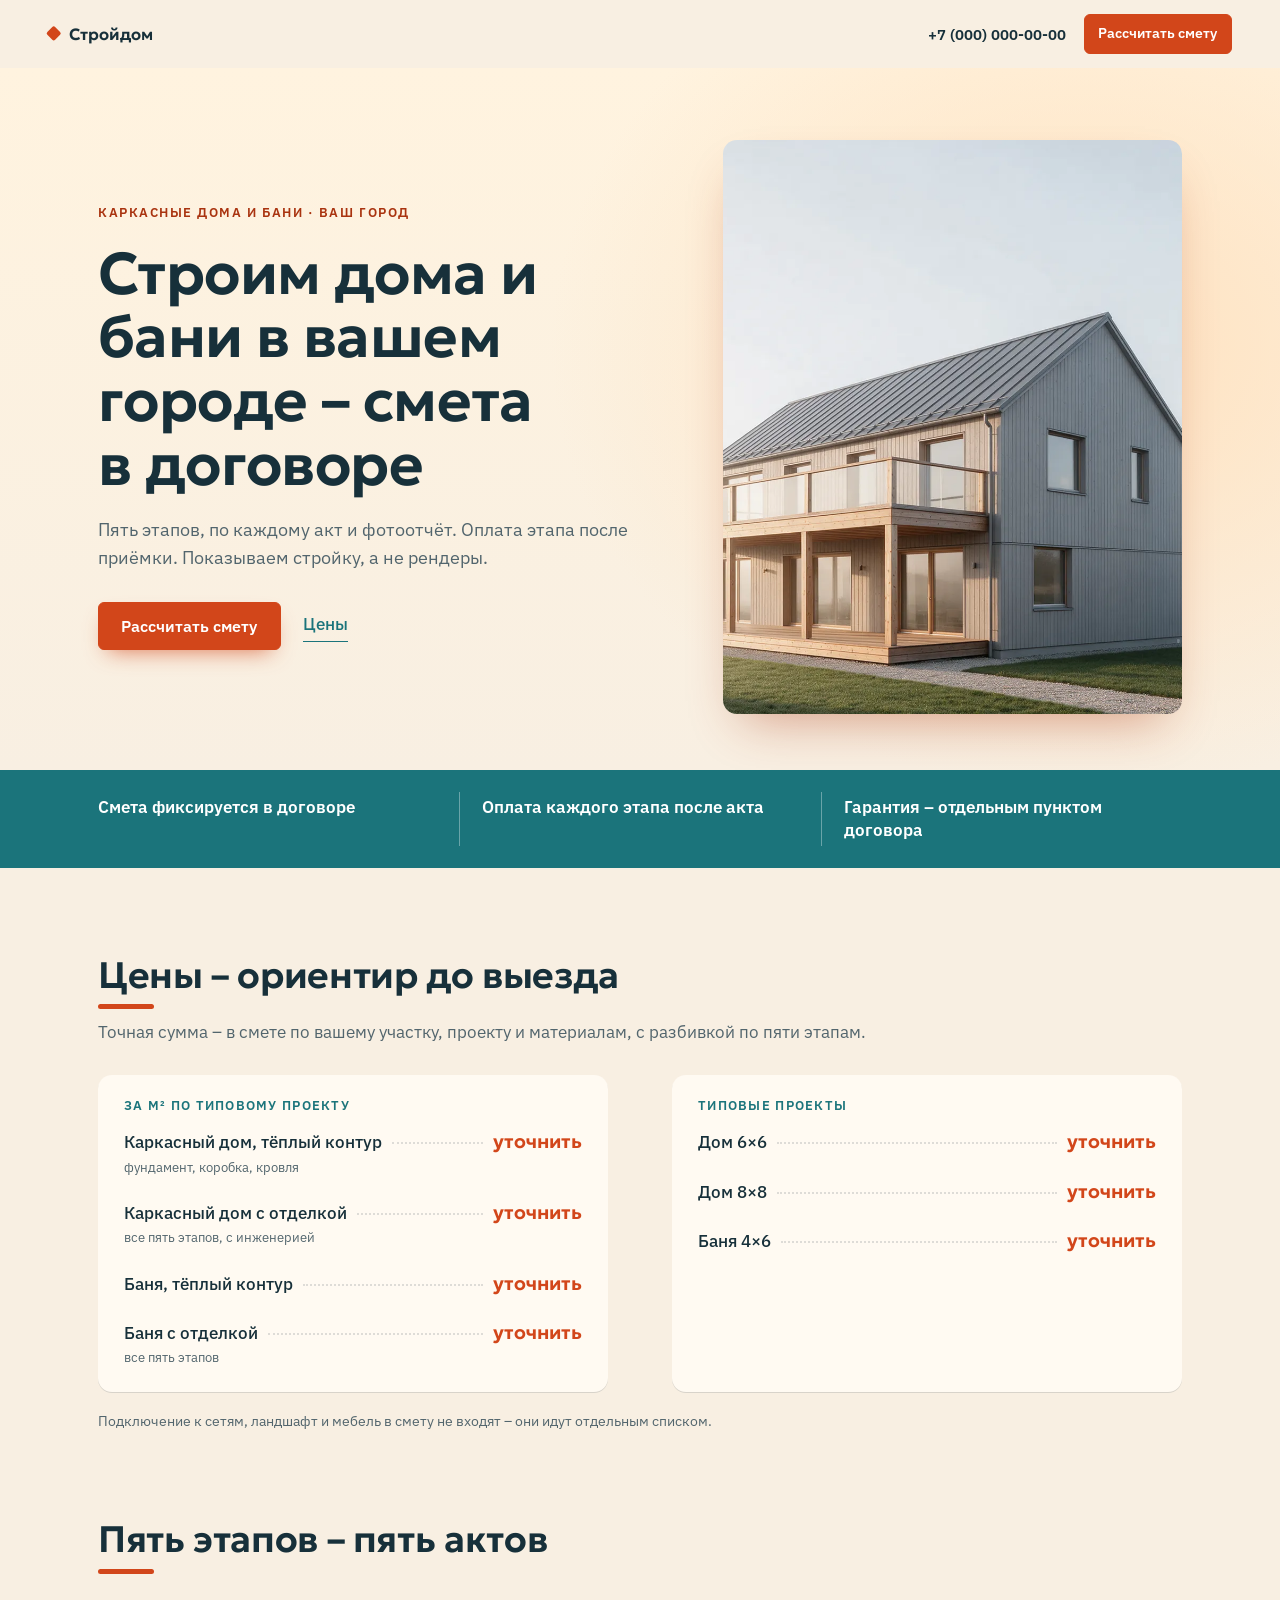
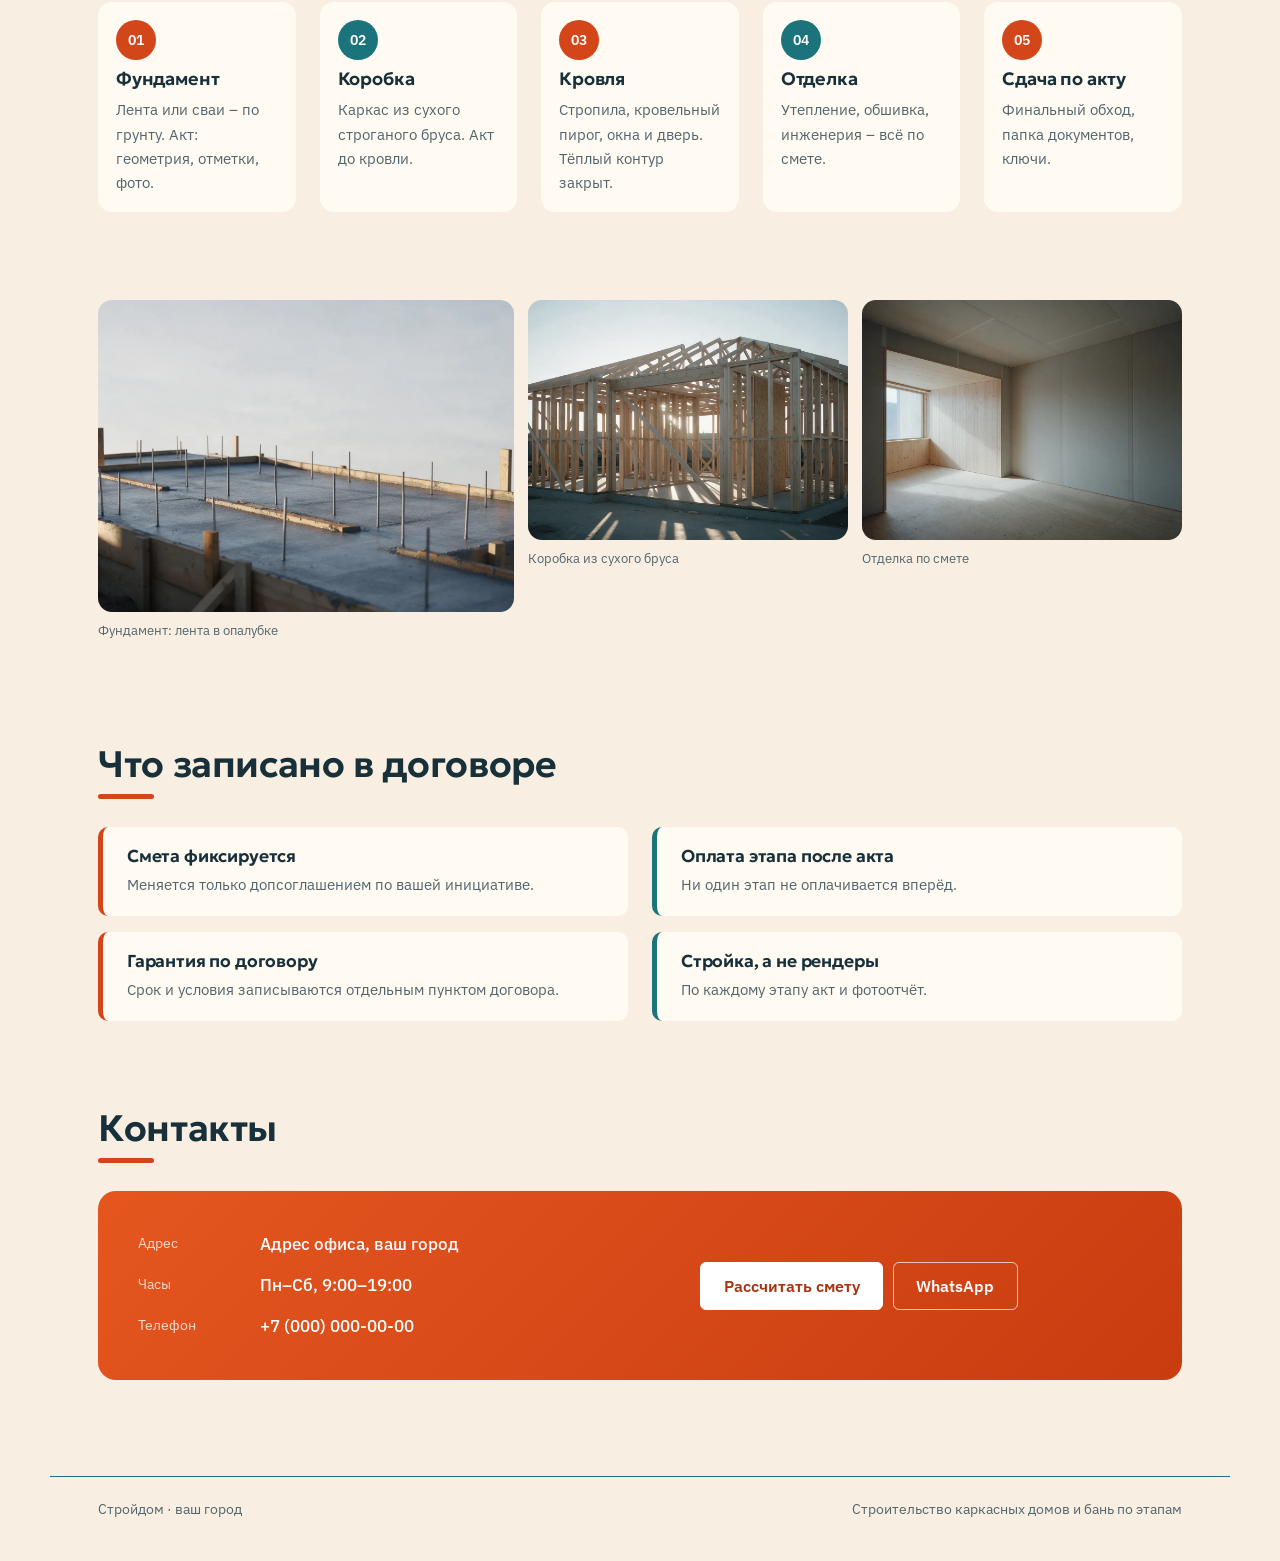
<file: index.html>
<!doctype html>
<html lang="ru">
<head>
<meta charset="utf-8">
<meta name="viewport" content="width=device-width, initial-scale=1, viewport-fit=cover">
<title>Стройдом · Строительство домов и бань</title>
<meta name="description" content="Пять этапов, по каждому акт и фотоотчёт. Оплата этапа после приёмки. Показываем стройку, а не рендеры.">
<meta property="og:type" content="website">
<meta property="og:title" content="Строим дома и бани в вашем городе – смета в договоре">
<meta property="og:description" content="Пять этапов, по каждому акт и фотоотчёт. Оплата этапа после приёмки. Показываем стройку, а не рендеры.">
<meta property="og:image" content="assets/cover-3.webp">
<link rel="preload" as="image" href="assets/cover-3.webp" fetchpriority="high">
<link rel="icon" href="data:image/svg+xml,%3Csvg xmlns=%27http://www.w3.org/2000/svg%27 viewBox=%270 0 32 32%27%3E%3Crect x=%276%27 y=%276%27 width=%2720%27 height=%2720%27 rx=%275%27 fill=%27%238f5626%27/%3E%3C/svg%3E">
<link rel="preconnect" href="https://fonts.googleapis.com">
<link rel="preconnect" href="https://fonts.gstatic.com" crossorigin>
<link href="https://fonts.googleapis.com/css2?family=Geologica:wght@600;700&family=IBM+Plex+Sans:wght@400;500;600&display=swap" rel="stylesheet">
<style>
:root { --c-canvas: #f8efe2; --c-surface: #fffaf2; --c-ink: #17303a; --c-ink-soft: #52656d; --c-accent: #d2461a; --c-accent-ink: #ffffff; --c-accent-deep: #a9330f; --f-display: "Geologica", "Arial", system-ui, sans-serif; --f-text: "IBM Plex Sans", "Segoe UI", system-ui, sans-serif; --h1k: 1; }
</style>
<link rel="stylesheet" href="style-lite.css">
<link rel="stylesheet" href="style-v3.css">
</head>
<body class="s-lite" id="top" data-wa="{{whatsapp}}" data-tg="" data-max="">
<header class="s-bar" data-s-bar>
  <a class="s-bar__brand" href="#top"><i aria-hidden="true"></i>Стройдом</a>
  <div class="s-bar__right">
    <a class="s-bar__tel" href="tel:+70000000000">+7 (000) 000-00-00</a>
    <a class="s-btn s-btn--sm" href="#contacts">Рассчитать смету</a>
  </div>
</header>
<main>
  <section class="s-hero">
    <div class="s-hero__text">
      <p class="s-eyebrow">Каркасные дома и бани · ваш город</p>
      <h1>Строим дома и бани в вашем городе – смета в договоре</h1>
      <p class="s-lead">Пять этапов, по каждому акт и фотоотчёт. Оплата этапа после приёмки. Показываем стройку, а не рендеры.</p>
      <div class="s-actions"><a class="s-btn" href="#contacts">Рассчитать смету</a><a class="s-link" href="#prices">Цены</a></div>
    </div>
    <figure class="s-hero__img"><img class="" style="object-position:78% 50%" src="assets/cover-3.webp" alt="Двухэтажный дом с террасой и балконом на участке" decoding="async" fetchpriority="high"></figure>
  </section>

  <ul class="s-facts"><li>Смета фиксируется в договоре</li><li>Оплата каждого этапа после акта</li><li>Гарантия – отдельным пунктом договора</li></ul>

  <section class="s-section" id="prices">
    <header class="s-section__head"><h2>Цены – ориентир до выезда</h2><p>Точная сумма – в смете по вашему участку, проекту и материалам, с разбивкой по пяти этапам.</p></header>
    <div class="s-board"><div class="s-board__group">
      <h3 class="s-board__title">За м² по типовому проекту</h3>
      <ul class="s-board__list">
        <li class="s-board__row"><span class="s-board__name">Каркасный дом, тёплый контур<em>фундамент, коробка, кровля</em></span><span class="s-board__dots" aria-hidden="true"></span><span class="s-board__price">уточнить</span></li>
        <li class="s-board__row"><span class="s-board__name">Каркасный дом с отделкой<em>все пять этапов, с инженерией</em></span><span class="s-board__dots" aria-hidden="true"></span><span class="s-board__price">уточнить</span></li>
        <li class="s-board__row"><span class="s-board__name">Баня, тёплый контур</span><span class="s-board__dots" aria-hidden="true"></span><span class="s-board__price">уточнить</span></li>
        <li class="s-board__row"><span class="s-board__name">Баня с отделкой<em>все пять этапов</em></span><span class="s-board__dots" aria-hidden="true"></span><span class="s-board__price">уточнить</span></li>
      </ul>
    </div>
<div class="s-board__group">
      <h3 class="s-board__title">Типовые проекты</h3>
      <ul class="s-board__list">
        <li class="s-board__row"><span class="s-board__name">Дом 6×6</span><span class="s-board__dots" aria-hidden="true"></span><span class="s-board__price">уточнить</span></li>
        <li class="s-board__row"><span class="s-board__name">Дом 8×8</span><span class="s-board__dots" aria-hidden="true"></span><span class="s-board__price">уточнить</span></li>
        <li class="s-board__row"><span class="s-board__name">Баня 4×6</span><span class="s-board__dots" aria-hidden="true"></span><span class="s-board__price">уточнить</span></li>
      </ul>
    </div></div>
    <p class="s-note">Подключение к сетям, ландшафт и мебель в смету не входят – они идут отдельным списком.</p>
  </section>

  <section class="s-section">
    <header class="s-section__head"><h2>Пять этапов – пять актов</h2></header>
    <ol class="s-steps">
      <li class="s-steps__item"><span class="s-steps__n">01</span><h3>Фундамент</h3><p>Лента или сваи – по грунту. Акт: геометрия, отметки, фото.</p></li>
      <li class="s-steps__item"><span class="s-steps__n">02</span><h3>Коробка</h3><p>Каркас из сухого строганого бруса. Акт до кровли.</p></li>
      <li class="s-steps__item"><span class="s-steps__n">03</span><h3>Кровля</h3><p>Стропила, кровельный пирог, окна и дверь. Тёплый контур закрыт.</p></li>
      <li class="s-steps__item"><span class="s-steps__n">04</span><h3>Отделка</h3><p>Утепление, обшивка, инженерия – всё по смете.</p></li>
      <li class="s-steps__item"><span class="s-steps__n">05</span><h3>Сдача по акту</h3><p>Финальный обход, папка документов, ключи.</p></li>
    </ol>
  </section>

  <section class="s-photos" aria-label="Фото"><figure><img class="" src="assets/foundation.webp" alt="Ленточный фундамент в опалубке" loading="lazy" decoding="async"><figcaption>Фундамент: лента в опалубке</figcaption></figure><figure><img class="" src="assets/frame.webp" alt="Каркас дома из бруса" loading="lazy" decoding="async"><figcaption>Коробка из сухого бруса</figcaption></figure><figure><img class="" src="assets/interior.webp" alt="Отделка комнаты вагонкой и гипсокартоном" loading="lazy" decoding="async"><figcaption>Отделка по смете</figcaption></figure></section>

  <section class="s-section">
    <header class="s-section__head"><h2>Что записано в договоре</h2></header>
    <ul class="s-promises">
      <li><h3>Смета фиксируется</h3><p>Меняется только допсоглашением по вашей инициативе.</p></li>
      <li><h3>Оплата этапа после акта</h3><p>Ни один этап не оплачивается вперёд.</p></li>
      <li><h3>Гарантия по договору</h3><p>Срок и условия записываются отдельным пунктом договора.</p></li>
      <li><h3>Стройка, а не рендеры</h3><p>По каждому этапу акт и фотоотчёт.</p></li>
    </ul>
  </section>

  

  <section class="s-section" id="contacts">
    <header class="s-section__head"><h2>Контакты</h2></header>
    <div class="s-contacts">
      <dl>
        <div><dt>Адрес</dt><dd>Адрес офиса, ваш город</dd></div>
        <div><dt>Часы</dt><dd>Пн–Сб, 9:00–19:00</dd></div>
        <div><dt>Телефон</dt><dd><a href="tel:+70000000000">+7 (000) 000-00-00</a></dd></div>
      </dl>
      <div class="s-contacts__actions">
        <a class="s-btn" href="tel:+70000000000">Рассчитать смету</a>
        <a class="s-btn s-btn--ghost" data-s-msg="whatsapp" href="#">WhatsApp</a>
        
      </div>
    </div>
  </section>
</main>
<footer class="s-foot"><p>Стройдом · ваш город</p><p>Строительство каркасных домов и бань по этапам</p></footer>
<script src="style.js" defer></script>
</body>
</html>
</file>
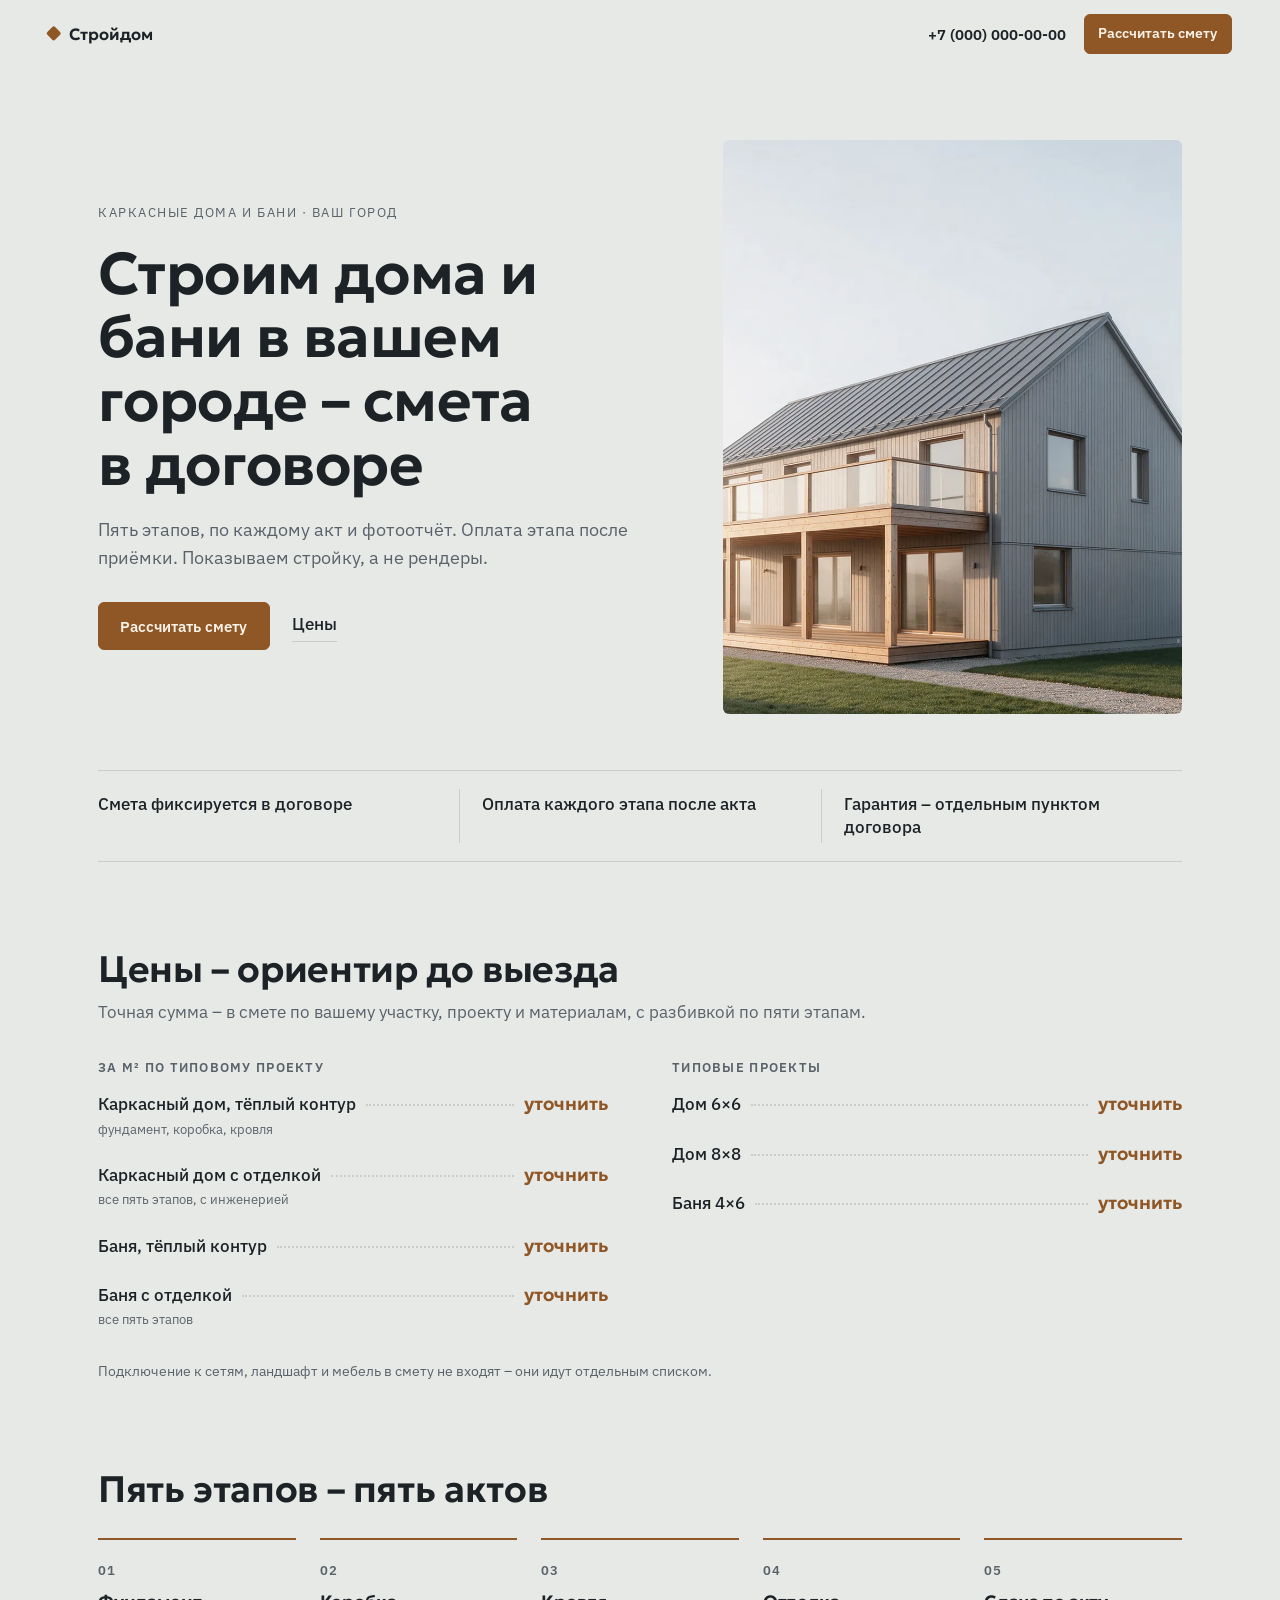
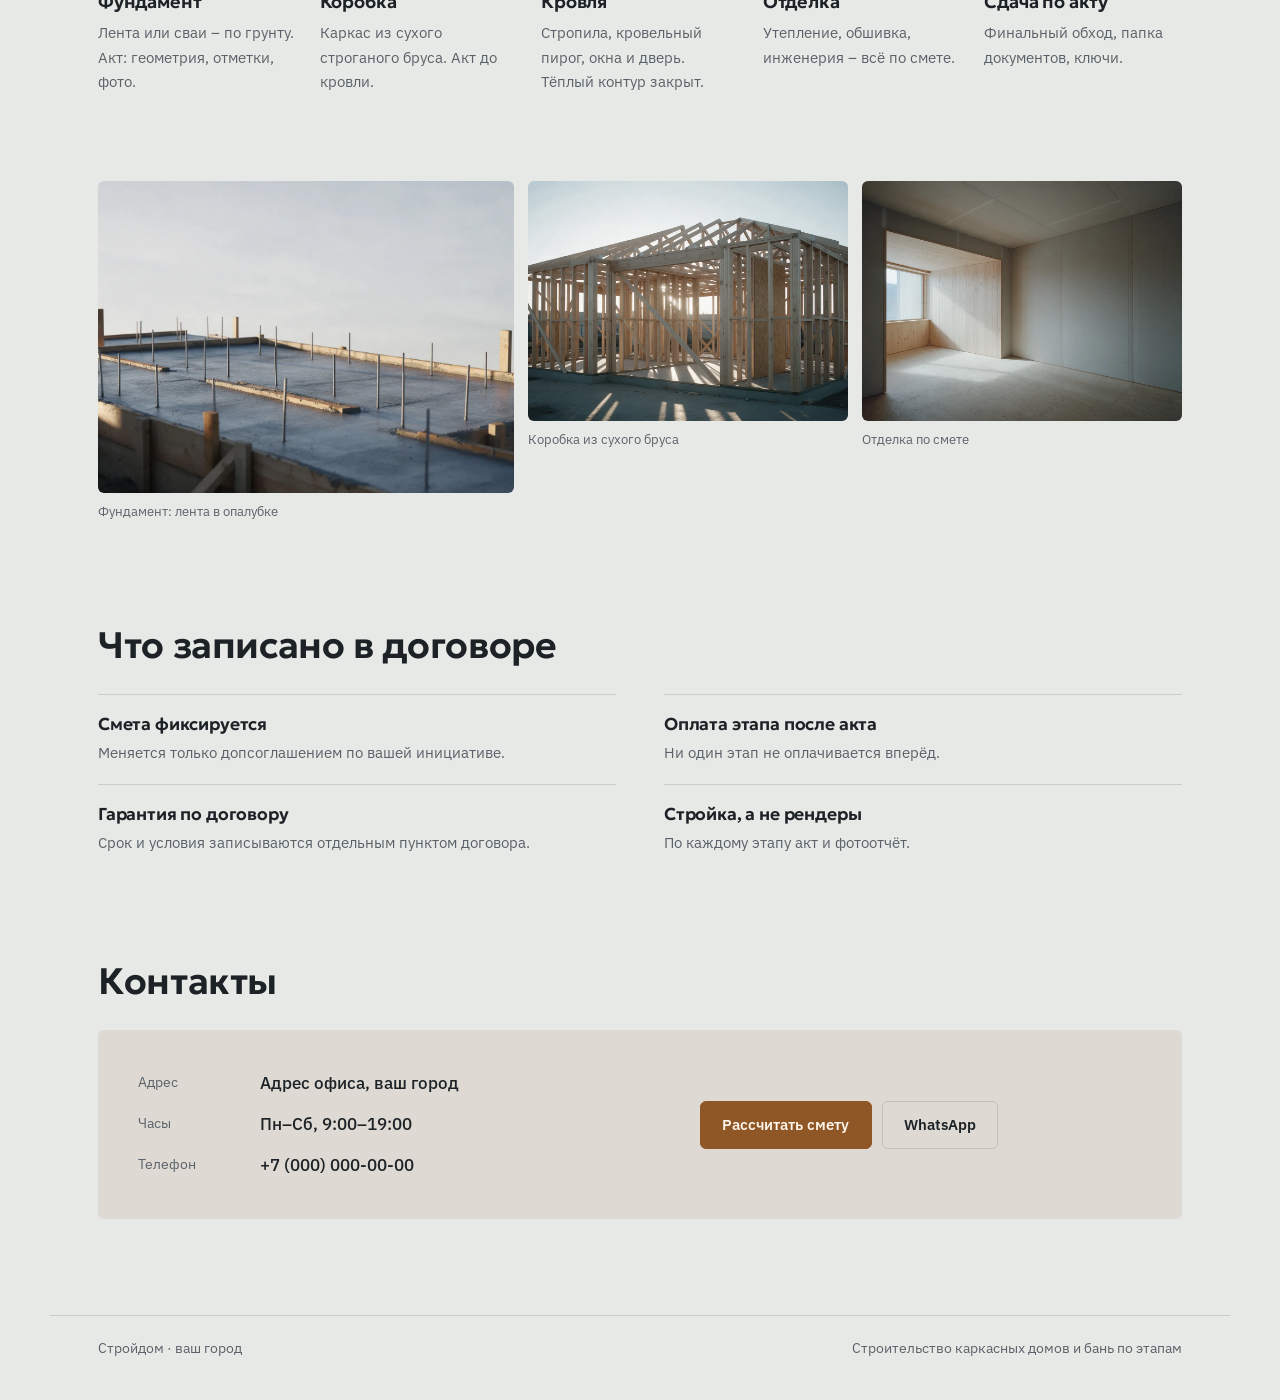
<file: index-v1.html>
<!doctype html>
<html lang="ru">
<head>
<meta charset="utf-8">
<meta name="viewport" content="width=device-width, initial-scale=1, viewport-fit=cover">
<title>Стройдом · Строительство домов и бань</title>
<meta name="description" content="Пять этапов, по каждому акт и фотоотчёт. Оплата этапа после приёмки. Показываем стройку, а не рендеры.">
<meta property="og:type" content="website">
<meta property="og:title" content="Строим дома и бани в вашем городе – смета в договоре">
<meta property="og:description" content="Пять этапов, по каждому акт и фотоотчёт. Оплата этапа после приёмки. Показываем стройку, а не рендеры.">
<meta property="og:image" content="assets/cover-3.webp">
<link rel="preload" as="image" href="assets/cover-3.webp" fetchpriority="high">
<link rel="icon" href="data:image/svg+xml,%3Csvg xmlns=%27http://www.w3.org/2000/svg%27 viewBox=%270 0 32 32%27%3E%3Crect x=%276%27 y=%276%27 width=%2720%27 height=%2720%27 rx=%275%27 fill=%27%238f5626%27/%3E%3C/svg%3E">
<link rel="preconnect" href="https://fonts.googleapis.com">
<link rel="preconnect" href="https://fonts.gstatic.com" crossorigin>
<link href="https://fonts.googleapis.com/css2?family=Geologica:wght@600;700&family=IBM+Plex+Sans:wght@400;500;600&display=swap" rel="stylesheet">
<style>
:root { --c-canvas: #e7e9e6; --c-surface: #f5f6f4; --c-ink: #1c2226; --c-ink-soft: #5a6269; --c-accent: #8f5626; --c-accent-ink: #fbf3e8; --c-accent-deep: #8f5626; --f-display: "Geologica", "Arial", system-ui, sans-serif; --f-text: "IBM Plex Sans", "Segoe UI", system-ui, sans-serif; --h1k: 1; }
</style>
<link rel="stylesheet" href="style-lite.css">
</head>
<body class="s-lite" id="top" data-wa="{{whatsapp}}" data-tg="" data-max="">
<header class="s-bar" data-s-bar>
  <a class="s-bar__brand" href="#top"><i aria-hidden="true"></i>Стройдом</a>
  <div class="s-bar__right">
    <a class="s-bar__tel" href="tel:+70000000000">+7 (000) 000-00-00</a>
    <a class="s-btn s-btn--sm" href="#contacts">Рассчитать смету</a>
  </div>
</header>
<main>
  <section class="s-hero">
    <div class="s-hero__text">
      <p class="s-eyebrow">Каркасные дома и бани · ваш город</p>
      <h1>Строим дома и бани в вашем городе – смета в договоре</h1>
      <p class="s-lead">Пять этапов, по каждому акт и фотоотчёт. Оплата этапа после приёмки. Показываем стройку, а не рендеры.</p>
      <div class="s-actions"><a class="s-btn" href="#contacts">Рассчитать смету</a><a class="s-link" href="#prices">Цены</a></div>
    </div>
    <figure class="s-hero__img"><img class="" style="object-position:78% 50%" src="assets/cover-3.webp" alt="Двухэтажный дом с террасой и балконом на участке" decoding="async" fetchpriority="high"></figure>
  </section>

  <ul class="s-facts"><li>Смета фиксируется в договоре</li><li>Оплата каждого этапа после акта</li><li>Гарантия – отдельным пунктом договора</li></ul>

  <section class="s-section" id="prices">
    <header class="s-section__head"><h2>Цены – ориентир до выезда</h2><p>Точная сумма – в смете по вашему участку, проекту и материалам, с разбивкой по пяти этапам.</p></header>
    <div class="s-board"><div class="s-board__group">
      <h3 class="s-board__title">За м² по типовому проекту</h3>
      <ul class="s-board__list">
        <li class="s-board__row"><span class="s-board__name">Каркасный дом, тёплый контур<em>фундамент, коробка, кровля</em></span><span class="s-board__dots" aria-hidden="true"></span><span class="s-board__price">уточнить</span></li>
        <li class="s-board__row"><span class="s-board__name">Каркасный дом с отделкой<em>все пять этапов, с инженерией</em></span><span class="s-board__dots" aria-hidden="true"></span><span class="s-board__price">уточнить</span></li>
        <li class="s-board__row"><span class="s-board__name">Баня, тёплый контур</span><span class="s-board__dots" aria-hidden="true"></span><span class="s-board__price">уточнить</span></li>
        <li class="s-board__row"><span class="s-board__name">Баня с отделкой<em>все пять этапов</em></span><span class="s-board__dots" aria-hidden="true"></span><span class="s-board__price">уточнить</span></li>
      </ul>
    </div>
<div class="s-board__group">
      <h3 class="s-board__title">Типовые проекты</h3>
      <ul class="s-board__list">
        <li class="s-board__row"><span class="s-board__name">Дом 6×6</span><span class="s-board__dots" aria-hidden="true"></span><span class="s-board__price">уточнить</span></li>
        <li class="s-board__row"><span class="s-board__name">Дом 8×8</span><span class="s-board__dots" aria-hidden="true"></span><span class="s-board__price">уточнить</span></li>
        <li class="s-board__row"><span class="s-board__name">Баня 4×6</span><span class="s-board__dots" aria-hidden="true"></span><span class="s-board__price">уточнить</span></li>
      </ul>
    </div></div>
    <p class="s-note">Подключение к сетям, ландшафт и мебель в смету не входят – они идут отдельным списком.</p>
  </section>

  <section class="s-section">
    <header class="s-section__head"><h2>Пять этапов – пять актов</h2></header>
    <ol class="s-steps">
      <li class="s-steps__item"><span class="s-steps__n">01</span><h3>Фундамент</h3><p>Лента или сваи – по грунту. Акт: геометрия, отметки, фото.</p></li>
      <li class="s-steps__item"><span class="s-steps__n">02</span><h3>Коробка</h3><p>Каркас из сухого строганого бруса. Акт до кровли.</p></li>
      <li class="s-steps__item"><span class="s-steps__n">03</span><h3>Кровля</h3><p>Стропила, кровельный пирог, окна и дверь. Тёплый контур закрыт.</p></li>
      <li class="s-steps__item"><span class="s-steps__n">04</span><h3>Отделка</h3><p>Утепление, обшивка, инженерия – всё по смете.</p></li>
      <li class="s-steps__item"><span class="s-steps__n">05</span><h3>Сдача по акту</h3><p>Финальный обход, папка документов, ключи.</p></li>
    </ol>
  </section>

  <section class="s-photos" aria-label="Фото"><figure><img class="" src="assets/foundation.webp" alt="Ленточный фундамент в опалубке" loading="lazy" decoding="async"><figcaption>Фундамент: лента в опалубке</figcaption></figure><figure><img class="" src="assets/frame.webp" alt="Каркас дома из бруса" loading="lazy" decoding="async"><figcaption>Коробка из сухого бруса</figcaption></figure><figure><img class="" src="assets/interior.webp" alt="Отделка комнаты вагонкой и гипсокартоном" loading="lazy" decoding="async"><figcaption>Отделка по смете</figcaption></figure></section>

  <section class="s-section">
    <header class="s-section__head"><h2>Что записано в договоре</h2></header>
    <ul class="s-promises">
      <li><h3>Смета фиксируется</h3><p>Меняется только допсоглашением по вашей инициативе.</p></li>
      <li><h3>Оплата этапа после акта</h3><p>Ни один этап не оплачивается вперёд.</p></li>
      <li><h3>Гарантия по договору</h3><p>Срок и условия записываются отдельным пунктом договора.</p></li>
      <li><h3>Стройка, а не рендеры</h3><p>По каждому этапу акт и фотоотчёт.</p></li>
    </ul>
  </section>

  

  <section class="s-section" id="contacts">
    <header class="s-section__head"><h2>Контакты</h2></header>
    <div class="s-contacts">
      <dl>
        <div><dt>Адрес</dt><dd>Адрес офиса, ваш город</dd></div>
        <div><dt>Часы</dt><dd>Пн–Сб, 9:00–19:00</dd></div>
        <div><dt>Телефон</dt><dd><a href="tel:+70000000000">+7 (000) 000-00-00</a></dd></div>
      </dl>
      <div class="s-contacts__actions">
        <a class="s-btn" href="tel:+70000000000">Рассчитать смету</a>
        <a class="s-btn s-btn--ghost" data-s-msg="whatsapp" href="#">WhatsApp</a>
        
      </div>
    </div>
  </section>
</main>
<footer class="s-foot"><p>Стройдом · ваш город</p><p>Строительство каркасных домов и бань по этапам</p></footer>
<script src="style.js" defer></script>
</body>
</html>
</file>
<file: style-lite.css>
/* Стиль «Лайт»: спокойная вёрстка, почти без анимации. Главная деталь – прайс-доска с отточиями.
   Цвета и шрифты приходят из палитры ниши: --c-canvas, --c-surface, --c-ink, --c-ink-soft, --c-accent, --c-accent-ink, --f-display, --f-text. */
*, *::before, *::after { box-sizing: border-box; }
:root {
  --hair: color-mix(in srgb, var(--c-ink) 14%, transparent);
  --tint: color-mix(in srgb, var(--c-accent) 10%, var(--c-canvas));
  --wrap: 1180px; --gut: clamp(16px, 4vw, 48px);
  --r: 6px;
}
html { scroll-behavior: smooth; -webkit-text-size-adjust: 100%; overflow-x: clip; }
body { margin: 0; background: var(--c-canvas); color: var(--c-ink); font: 400 17px/1.6 var(--f-text); -webkit-font-smoothing: antialiased; }
img { display: block; max-width: 100%; }
a { color: inherit; }
h1, h2, h3 { font-family: var(--f-display); font-weight: 600; line-height: 1.08; margin: 0; letter-spacing: -.01em; text-wrap: balance; }
p { margin: 0; }
:focus-visible { outline: 2px solid var(--c-accent); outline-offset: 3px; border-radius: 2px; }

.s-btn { display: inline-flex; align-items: center; justify-content: center; min-height: 48px; padding: 0 1.4em; border-radius: var(--r);
  background: var(--c-accent); color: var(--c-accent-ink); font: 600 .95rem/1 var(--f-text); text-decoration: none; border: 1px solid var(--c-accent);
  transition: filter .2s ease, transform .2s ease; }
.s-btn:hover { filter: brightness(1.06); }
.s-btn:active { transform: translateY(1px); }
.s-btn--sm { min-height: 40px; padding: 0 1em; font-size: .85rem; }
.s-btn--ghost { background: transparent; color: var(--c-ink); border-color: var(--hair); }
.s-link { color: var(--c-ink); text-decoration: none; border-bottom: 1px solid var(--hair); padding-bottom: 2px; font-weight: 500; }
.s-link:hover { border-color: var(--c-accent); }

/* шапка */
.s-bar { position: sticky; top: 0; z-index: 20; display: flex; align-items: center; justify-content: space-between; gap: 16px;
  padding: 12px var(--gut); background: var(--c-canvas); transition: box-shadow .2s ease; }
.s-bar.is-scrolled { box-shadow: 0 1px 0 var(--hair); }
.s-bar__brand { font: 600 1.02rem/1 var(--f-display); text-decoration: none; display: inline-flex; align-items: center; gap: .6em; min-height: 44px; white-space: nowrap; min-width: 0; }
.s-bar__brand i { width: .7em; height: .7em; background: var(--c-accent); border-radius: 2px; transform: rotate(45deg); }
.s-bar__right { display: flex; align-items: center; gap: 18px; }
.s-bar__tel { text-decoration: none; font-weight: 600; font-size: .95rem; font-variant-numeric: tabular-nums; }

main { max-width: var(--wrap); margin: 0 auto; padding: 0 var(--gut); }

/* первый экран */
.s-hero { display: grid; grid-template-columns: minmax(0, 1.1fr) minmax(0, .9fr); gap: clamp(28px, 5vw, 72px); align-items: center;
  padding: clamp(28px, 6vw, 72px) 0 clamp(32px, 5vw, 56px); }
.s-eyebrow { font-size: .8rem; letter-spacing: .12em; text-transform: uppercase; color: var(--c-ink-soft); margin-bottom: 18px; }
.s-hero h1 { font-size: calc(clamp(2.1rem, 4.6vw, 3.9rem) * var(--h1k, 1)); overflow-wrap: break-word; hyphens: auto; }
.s-lead { margin-top: 20px; font-size: 1.1rem; color: var(--c-ink-soft); max-width: 34em; }
.s-actions { display: flex; align-items: center; flex-wrap: wrap; gap: 22px; margin-top: 30px; }
.s-hero__img { margin: 0; }
.s-hero__img img { width: 100%; aspect-ratio: 4 / 5; object-fit: cover; border-radius: var(--r); }
@media (prefers-reduced-motion: no-preference) {
  .s-hero__text, .s-hero__img { animation: s-rise .6s cubic-bezier(.2, .7, .2, 1) both; }
  .s-hero__img { animation-delay: .08s; }
}
@keyframes s-rise { from { opacity: 0; transform: translateY(10px); } }

/* три факта */
.s-facts { list-style: none; margin: 0; padding: 18px 0; display: grid; grid-template-columns: repeat(3, 1fr); border-top: 1px solid var(--hair); border-bottom: 1px solid var(--hair); }
.s-facts li { padding: 4px 22px; font-weight: 500; line-height: 1.35; }
.s-facts li + li { border-left: 1px solid var(--hair); }
.s-facts li:first-child { padding-left: 0; }

/* секции */
.s-section { padding: clamp(48px, 7vw, 88px) 0 0; }
.s-section__head { display: grid; gap: 10px; margin-bottom: 28px; max-width: 46em; }
.s-section__head h2 { font-size: clamp(1.6rem, 3vw, 2.3rem); }
.s-section__head p { color: var(--c-ink-soft); }
.s-note { margin-top: 18px; font-size: .88rem; color: var(--c-ink-soft); max-width: 52em; }
.s-demo { margin-top: 10px; font-size: .8rem; color: var(--c-ink-soft); opacity: .85; }

/* прайс-доска */
.s-board { display: grid; grid-template-columns: repeat(auto-fit, minmax(min(100%, 420px), 1fr)); gap: 12px 64px; }
.s-board__title { font-family: var(--f-text); font-size: .8rem; font-weight: 600; letter-spacing: .1em; text-transform: uppercase; color: var(--c-ink-soft); margin: 6px 0 6px; }
.s-board__list { list-style: none; margin: 0; padding: 0; }
.s-board__row { display: flex; align-items: baseline; gap: 10px; padding: 11px 0; }
.s-board__name { font-weight: 500; }
.s-board__name em { display: block; font-style: normal; font-size: .84rem; color: var(--c-ink-soft); font-weight: 400; }
.s-board__dots { flex: 1; border-bottom: 2px dotted var(--hair); transform: translateY(-4px); min-width: 24px; }
.s-board__price { font: 600 1.15rem/1 var(--f-display); font-variant-numeric: tabular-nums; white-space: nowrap; color: var(--c-accent-deep, var(--c-accent)); }
.s-board__price small { font: 400 .78rem var(--f-text); color: var(--c-ink-soft); }

/* шаги: здесь нумерация – настоящая последовательность */
.s-steps { list-style: none; margin: 0; padding: 0; display: grid; grid-template-columns: repeat(auto-fit, minmax(min(100%, 170px), 1fr)); gap: 24px; }
.s-steps__item { border-top: 2px solid var(--c-accent); padding-top: 16px; }
.s-steps__n { font: 600 .82rem var(--f-text); color: var(--c-ink-soft); letter-spacing: .08em; }
.s-steps h3 { font-size: 1.12rem; margin-top: 10px; overflow-wrap: anywhere; hyphens: auto; }
.s-steps__item { min-width: 0; }
.s-steps p { margin-top: 8px; color: var(--c-ink-soft); font-size: .95rem; }

/* фото */
.s-photos { display: grid; grid-template-columns: 1.3fr 1fr 1fr; gap: 14px; padding-top: clamp(48px, 7vw, 88px); }
.s-photos figure { margin: 0; }
.s-photos img { width: 100%; aspect-ratio: 4 / 3; object-fit: cover; border-radius: var(--r); }
.s-photos figcaption { font-size: .82rem; color: var(--c-ink-soft); margin-top: 8px; }
.s-photos + .s-section { padding-top: clamp(64px, 9vw, 104px); }

/* обещания */
.s-promises { list-style: none; margin: 0; padding: 0; display: grid; grid-template-columns: repeat(auto-fit, minmax(min(100%, 400px), 1fr)); gap: 0 48px; }
.s-slot { border-bottom: 1px dashed currentColor; opacity: .75; white-space: nowrap; }
.s-promises li { padding: 20px 0; border-top: 1px solid var(--hair); display: grid; gap: 6px; }
.s-promises h3 { font-size: 1.08rem; }
.s-promises p { color: var(--c-ink-soft); font-size: .95rem; }

/* отзывы */
.s-reviews { list-style: none; margin: 0; padding: 0; display: grid; grid-template-columns: repeat(auto-fit, minmax(min(100%, 280px), 1fr)); gap: 16px; }
.s-reviews li { background: var(--c-surface); border-radius: var(--r); padding: 24px; display: grid; gap: 14px; align-content: start; }
.s-reviews blockquote { margin: 0; font-size: 1.02rem; }
.s-reviews__who { font-size: .85rem; color: var(--c-ink-soft); }
.s-section__head--reviews { max-width: none; }
.s-reviews__rating { display: flex; flex-wrap: wrap; align-items: center; gap: 6px 12px; color: var(--c-ink-soft); font-size: .95rem; }
.s-reviews__num { font-weight: 700; font-size: 1.4rem; color: var(--c-ink); }
.s-reviews__stars { --r: 5; display: inline-block; width: 5em; height: 1em; font-size: .95rem; line-height: 1; letter-spacing: .05em; white-space: nowrap; color: color-mix(in srgb, var(--c-ink) 18%, transparent); position: relative; }
.s-reviews__stars::before { content: "★★★★★"; }
.s-reviews__stars::after { content: "★★★★★"; position: absolute; inset: 0; width: calc(var(--r) / 5 * 100%); overflow: hidden; color: var(--c-accent); }
.s-reviews__all { color: var(--c-ink); text-underline-offset: 3px; }
.s-reviews__all:hover { color: var(--c-accent-deep, var(--c-accent)); }

/* контакты */
.s-contacts { display: grid; grid-template-columns: 1.2fr 1fr; gap: 32px; background: var(--tint); border-radius: var(--r); padding: clamp(22px, 4vw, 40px); align-items: center; }
.s-contacts dl { margin: 0; display: grid; gap: 14px; }
.s-contacts dl div { display: grid; grid-template-columns: 110px 1fr; gap: 12px; }
.s-contacts dt { color: var(--c-ink-soft); font-size: .9rem; }
.s-contacts dd { margin: 0; font-weight: 500; }
.s-contacts dd a { text-decoration: none; }
.s-contacts__actions { display: flex; flex-wrap: wrap; gap: 10px; }

.s-foot { max-width: var(--wrap); margin: clamp(56px, 8vw, 96px) auto 0; padding: 22px var(--gut) 40px; border-top: 1px solid var(--hair);
  display: flex; justify-content: space-between; gap: 16px; font-size: .85rem; color: var(--c-ink-soft); flex-wrap: wrap; }

@media (max-width: 860px) {
  .s-hero { grid-template-columns: 1fr; }
  .s-hero__img { order: -1; }
  .s-hero__img img { aspect-ratio: 16 / 10; }
  .s-facts { grid-template-columns: 1fr; padding: 8px 0; }
  .s-facts li, .s-facts li:first-child { padding: 10px 0; }
  .s-facts li + li { border-left: 0; border-top: 1px solid var(--hair); }
  .s-photos { grid-template-columns: 1fr 1fr; }
  .s-photos figure:first-child { grid-column: 1 / -1; }
  .s-contacts { grid-template-columns: 1fr; }
}
@media (max-width: 560px) {
  body { font-size: 16px; }
  .s-bar__tel { display: none; }
  .s-bar { gap: 10px; }
  .s-bar__brand { font-size: .92rem; overflow: hidden; text-overflow: ellipsis; }
  .s-bar .s-btn--sm { white-space: nowrap; font-size: .78rem; padding: 0 .8em; flex-shrink: 0; }
  .s-contacts dl div { grid-template-columns: 1fr; gap: 2px; }
  .s-board__row { flex-wrap: wrap; }
  .s-board__dots { display: none; }
  .s-board__price { margin-left: auto; }
}
</file>
<file: style-v3.css>
/* v3: выразительная палитра. Слой поверх style-lite.css, исходные файлы не тронуты. */
:root { --c-teal: #1b747b; --c-teal-ink: #ffffff; --c-sun: #ffc46b; --c-peach: #ffe2c0; }
body { background: var(--c-canvas); }

/* первый экран: тёплая подсветка на всю ширину */
.s-hero { position: relative; isolation: isolate; }
.s-hero::before { content: ""; position: absolute; z-index: -1; top: 0; bottom: 0; left: 50%; width: 100vw; transform: translateX(-50%);
  background: radial-gradient(60% 90% at 85% 40%, var(--c-peach), transparent 70%), linear-gradient(180deg, #fff3df 0%, var(--c-canvas) 100%); }
.s-hero h1 { color: var(--c-ink); }
.s-eyebrow { color: var(--c-accent-deep); font-weight: 600; }
.s-hero__img img { border-radius: 14px; box-shadow: 0 24px 48px -20px rgba(169, 51, 15, .45); }
.s-btn { box-shadow: 0 10px 22px -10px rgba(210, 70, 26, .75); font-size: 1rem; }
.s-btn--sm { box-shadow: none; font-size: .85rem; }
.s-btn--ghost { color: var(--c-teal); border-color: var(--c-teal); box-shadow: none; }
.s-link { color: var(--c-teal); border-color: var(--c-teal); }

/* три факта: бирюзовая полоса на всю ширину */
.s-facts { position: relative; isolation: isolate; border: 0; padding: 22px 0; color: var(--c-teal-ink); }
.s-facts::before { content: ""; position: absolute; z-index: -1; top: 0; bottom: 0; left: 50%; width: 100vw; transform: translateX(-50%); background: var(--c-teal); }
.s-facts li + li { border-color: rgba(255, 255, 255, .35); }
.s-facts li { font-weight: 600; }

/* заголовки секций */
.s-section__head h2 { position: relative; padding-bottom: 14px; }
.s-section__head h2::after { content: ""; position: absolute; left: 0; bottom: 0; width: 56px; height: 5px; border-radius: 3px; background: var(--c-accent); }

/* прайс */
.s-board__group { background: var(--c-surface); border-radius: 14px; padding: 18px 26px 12px; box-shadow: 0 1px 0 var(--hair); }
.s-board__title { color: var(--c-teal); }
.s-board__price { color: var(--c-accent); font-size: 1.2rem; }

/* шаги: цветные номера */
.s-steps__item { border-top: 0; background: var(--c-surface); border-radius: 14px; padding: 18px; }
.s-steps__n { display: inline-grid; place-items: center; width: 40px; height: 40px; border-radius: 50%; background: var(--c-accent); color: #fff; font-size: .9rem; letter-spacing: 0; }
.s-steps__item:nth-child(even) .s-steps__n { background: var(--c-teal); }

/* обещания: карточки с цветной кромкой */
.s-promises { gap: 16px 24px; }
.s-promises li { background: var(--c-surface); border: 0; border-left: 5px solid var(--c-accent); border-radius: 10px; padding: 20px 24px; }
.s-promises li:nth-child(even) { border-left-color: var(--c-teal); }
.s-photos img { border-radius: 14px; }

/* контакты: яркий оранжевый блок */
.s-contacts { background: linear-gradient(135deg, #e5561f, #c93c10); color: #fff; border-radius: 18px; }
.s-contacts dt { color: rgba(255, 255, 255, .8); }
.s-contacts dd a { color: #fff; }
.s-contacts .s-btn { background: #fff; color: var(--c-accent-deep); border-color: #fff; box-shadow: none; }
.s-contacts .s-btn--ghost { background: transparent; color: #fff; border-color: rgba(255, 255, 255, .7); }
.s-section__head h2 { color: var(--c-ink); }

/* подвал */
.s-foot { border-top-color: var(--c-teal); }
</file>
